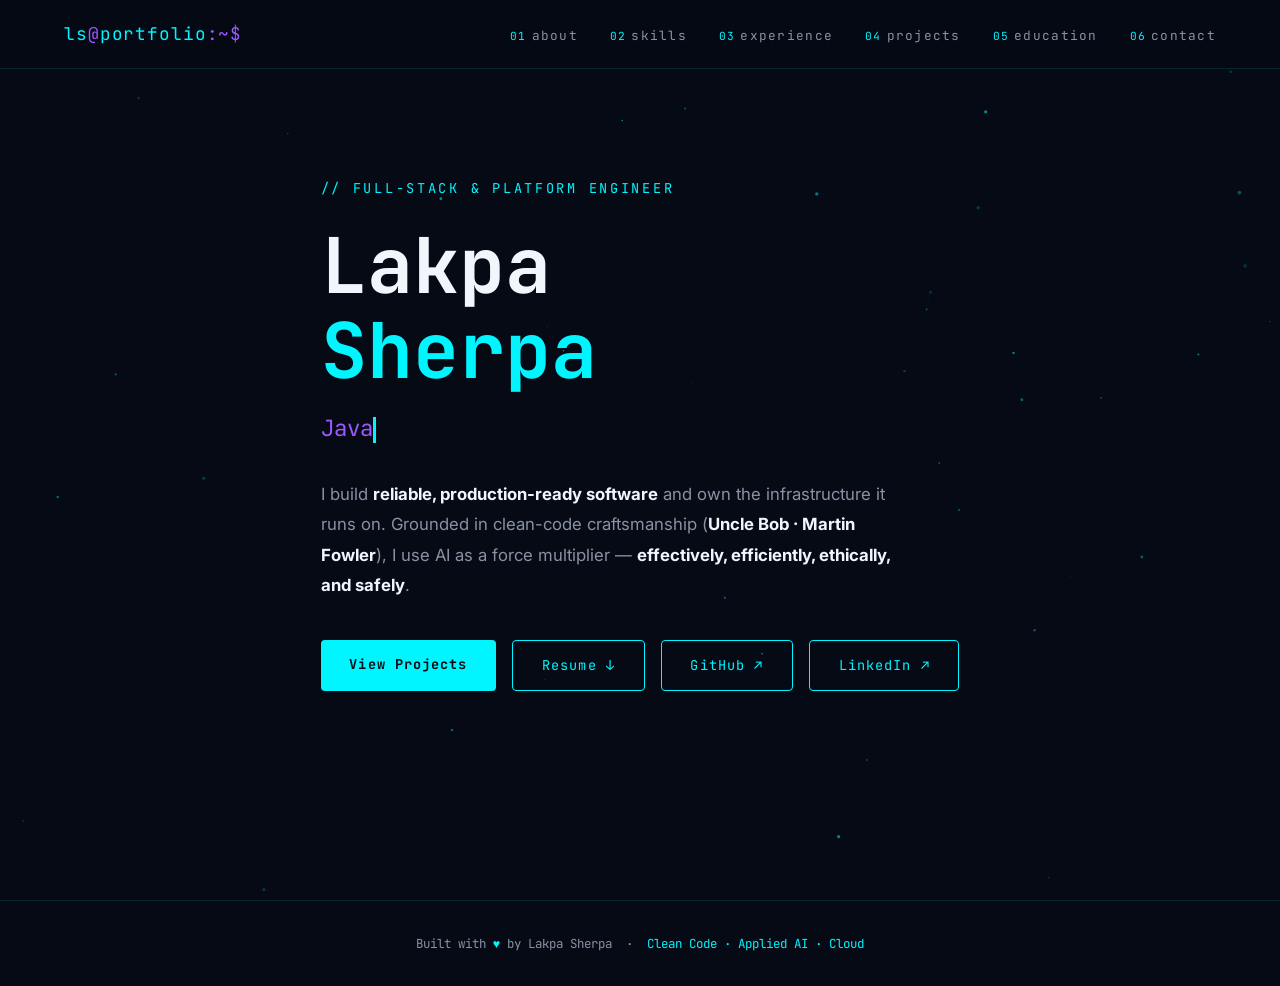
<file: index.html>
<!DOCTYPE html>
<html lang="en">
<head>
<meta charset="UTF-8"/>
<meta name="viewport" content="width=device-width, initial-scale=1.0"/>
<title>Lakpa Sherpa — Full-Stack & Platform Engineer</title>
<meta name="description" content="Lakpa Sherpa — Full-stack & platform engineer. Specializes in Java, Spring Boot, AWS, and applied AI."/>
<link rel="canonical" href="https://lsherpa-beta.github.io/"/>
<meta property="og:title" content="Lakpa Sherpa — Full-Stack & Platform Engineer"/>
<meta property="og:description" content="I build reliable, production-ready software and own the infrastructure it runs on."/>
<meta property="og:type" content="website"/>
<meta property="og:url" content="https://lsherpa-beta.github.io/"/>
<meta name="twitter:card" content="summary_large_image"/>
<link rel="preconnect" href="https://fonts.googleapis.com"/>
<link href="https://fonts.googleapis.com/css2?family=JetBrains+Mono:wght@300;400;600;700&family=Inter:wght@300;400;500;600&display=swap" rel="stylesheet"/>
<link rel="stylesheet" href="assets/css/style.css"/>
</head>
<body data-page="home">

<a class="skip-link" href="#main">Skip to content</a>

<canvas id="particles" aria-hidden="true" role="presentation"></canvas>

<nav>
  <a class="nav-logo" href="index.html">ls<span>@</span>portfolio<span>:~$</span></a>
  <button class="nav-toggle" aria-label="Toggle navigation" aria-expanded="false">
    <span></span><span></span><span></span>
  </button>
  <ul class="nav-links">
    <li><a href="about.html" data-num="01" data-page="about">about</a></li>
    <li><a href="skills.html" data-num="02" data-page="skills">skills</a></li>
    <li><a href="experience.html" data-num="03" data-page="experience">experience</a></li>
    <li><a href="projects.html" data-num="04" data-page="projects">projects</a></li>
    <li><a href="education.html" data-num="05" data-page="education">education</a></li>
    <li><a href="contact.html" data-num="06" data-page="contact">contact</a></li>
  </ul>
</nav>

<main id="main">
  <section id="hero">
    <div class="container">
      <div class="hero-inner">
        <p class="hero-tag">// FULL-STACK &amp; PLATFORM ENGINEER</p>
        <h1 class="hero-name">Lakpa<br><span class="accent">Sherpa</span></h1>
        <div class="hero-role"><span id="typed-text"></span><span class="cursor"></span></div>
        <p class="hero-desc">
          I build <strong>reliable, production-ready software</strong> and own the infrastructure it runs on.
          Grounded in clean-code craftsmanship (<strong>Uncle Bob · Martin Fowler</strong>),
          I use AI as a force multiplier — <strong>effectively, efficiently, ethically, and safely</strong>.
        </p>
        <div class="hero-cta">
          <a href="projects.html" class="btn btn-primary">View Projects</a>
          <a href="assets/resume.pdf" download="Lakpa_Sherpa_Resume.pdf" class="btn btn-outline">Resume ↓</a>
          <a href="https://github.com/lsherpa-beta" target="_blank" rel="noopener noreferrer" class="btn btn-outline">GitHub ↗</a>
          <a href="https://www.linkedin.com/in/lakpasherpa-2a787b262" target="_blank" rel="noopener noreferrer" class="btn btn-outline">LinkedIn ↗</a>
        </div>
      </div>
    </div>
  </section>
</main>

<footer>
  <p>Built with <span>♥</span> by Lakpa Sherpa &nbsp;·&nbsp; <span>Clean Code · Applied AI · Cloud</span></p>
</footer>

<script src="assets/js/nav.js"></script>
<script src="assets/js/particles.js"></script>
<script src="assets/js/typing.js"></script>
</body>
</html>
</file>
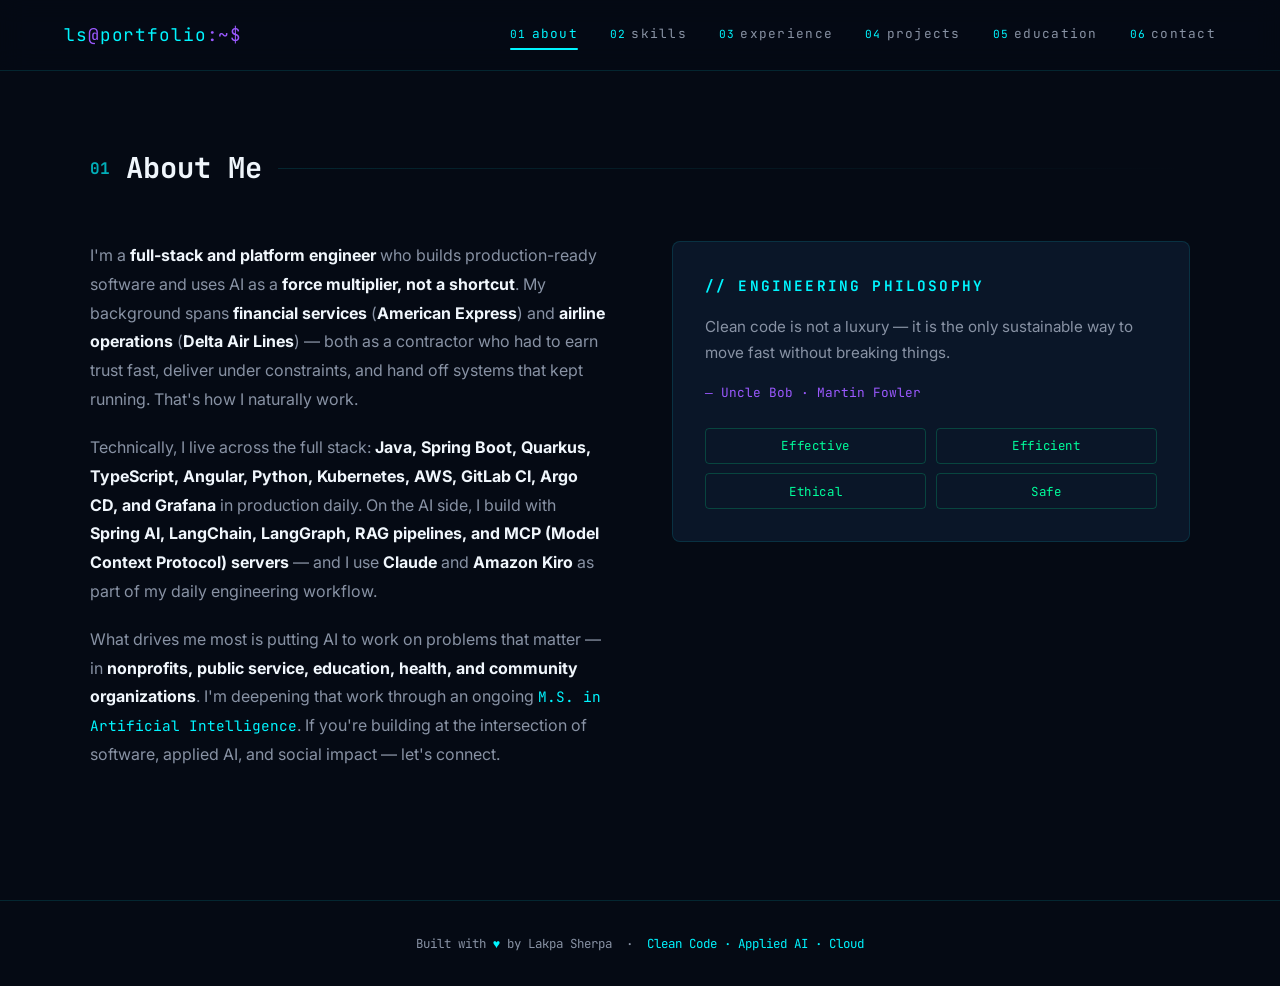
<file: about.html>
<!DOCTYPE html>
<html lang="en">
<head>
<meta charset="UTF-8"/>
<meta name="viewport" content="width=device-width, initial-scale=1.0"/>
<title>About — Lakpa Sherpa</title>
<meta name="description" content="About Lakpa Sherpa — full-stack & platform engineer at Delta Air Lines. Clean code, cloud, and applied AI."/>
<link rel="canonical" href="https://lsherpa-beta.github.io/about.html"/>
<meta property="og:title" content="About — Lakpa Sherpa"/>
<meta property="og:type" content="website"/>
<meta property="og:url" content="https://lsherpa-beta.github.io/about.html"/>
<link rel="preconnect" href="https://fonts.googleapis.com"/>
<link href="https://fonts.googleapis.com/css2?family=JetBrains+Mono:wght@300;400;600;700&family=Inter:wght@300;400;500;600&display=swap" rel="stylesheet"/>
<link rel="stylesheet" href="assets/css/style.css"/>
</head>
<body data-page="about">

<a class="skip-link" href="#main">Skip to content</a>

<nav>
  <a class="nav-logo" href="index.html">ls<span>@</span>portfolio<span>:~$</span></a>
  <button class="nav-toggle" aria-label="Toggle navigation" aria-expanded="false">
    <span></span><span></span><span></span>
  </button>
  <ul class="nav-links">
    <li><a href="about.html" data-num="01" data-page="about">about</a></li>
    <li><a href="skills.html" data-num="02" data-page="skills">skills</a></li>
    <li><a href="experience.html" data-num="03" data-page="experience">experience</a></li>
    <li><a href="projects.html" data-num="04" data-page="projects">projects</a></li>
    <li><a href="education.html" data-num="05" data-page="education">education</a></li>
    <li><a href="contact.html" data-num="06" data-page="contact">contact</a></li>
  </ul>
</nav>

<main id="main">
  <section class="page-section">
    <div class="container">
      <h1 class="section-heading" data-num="01">About Me</h1>
      <div class="about-grid">
        <div class="about-text reveal">
          <p>
            I'm a <strong>full-stack and platform engineer</strong> who builds production-ready software
            and uses AI as a <strong>force multiplier, not a shortcut</strong>. My background spans
            <strong>financial services</strong> (<strong>American Express</strong>) and
            <strong>airline operations</strong> (<strong>Delta Air Lines</strong>) — both as a contractor
            who had to earn trust fast, deliver under constraints, and hand off systems that kept running.
            That's how I naturally work.
          </p>
          <p>
            Technically, I live across the full stack: <strong>Java, Spring Boot, Quarkus, TypeScript,
            Angular, Python, Kubernetes, AWS, GitLab CI, Argo CD, and Grafana</strong> in production daily.
            On the AI side, I build with <strong>Spring AI, LangChain, LangGraph, RAG pipelines, and MCP
            (Model Context Protocol) servers</strong> — and I use <strong>Claude</strong> and
            <strong>Amazon Kiro</strong> as part of my daily engineering workflow.
          </p>
          <p>
            What drives me most is putting AI to work on problems that matter — in
            <strong>nonprofits, public service, education, health, and community organizations</strong>.
            I'm deepening that work through an ongoing
            <span class="highlight">M.S. in Artificial Intelligence</span>. If you're building at the
            intersection of software, applied AI, and social impact — let's connect.
          </p>
        </div>
        <div class="reveal">
          <div class="philosophy-card">
            <h3>// Engineering Philosophy</h3>
            <p>Clean code is not a luxury — it is the only sustainable way to move fast without breaking things.</p>
            <div class="authors">― Uncle Bob · Martin Fowler</div>
            <div class="ai-principles">
              <div class="principle">Effective</div>
              <div class="principle">Efficient</div>
              <div class="principle">Ethical</div>
              <div class="principle">Safe</div>
            </div>
          </div>
        </div>
      </div>
    </div>
  </section>
</main>

<footer>
  <p>Built with <span>♥</span> by Lakpa Sherpa &nbsp;·&nbsp; <span>Clean Code · Applied AI · Cloud</span></p>
</footer>

<script src="assets/js/nav.js"></script>
<script src="assets/js/reveal.js"></script>
</body>
</html>
</file>
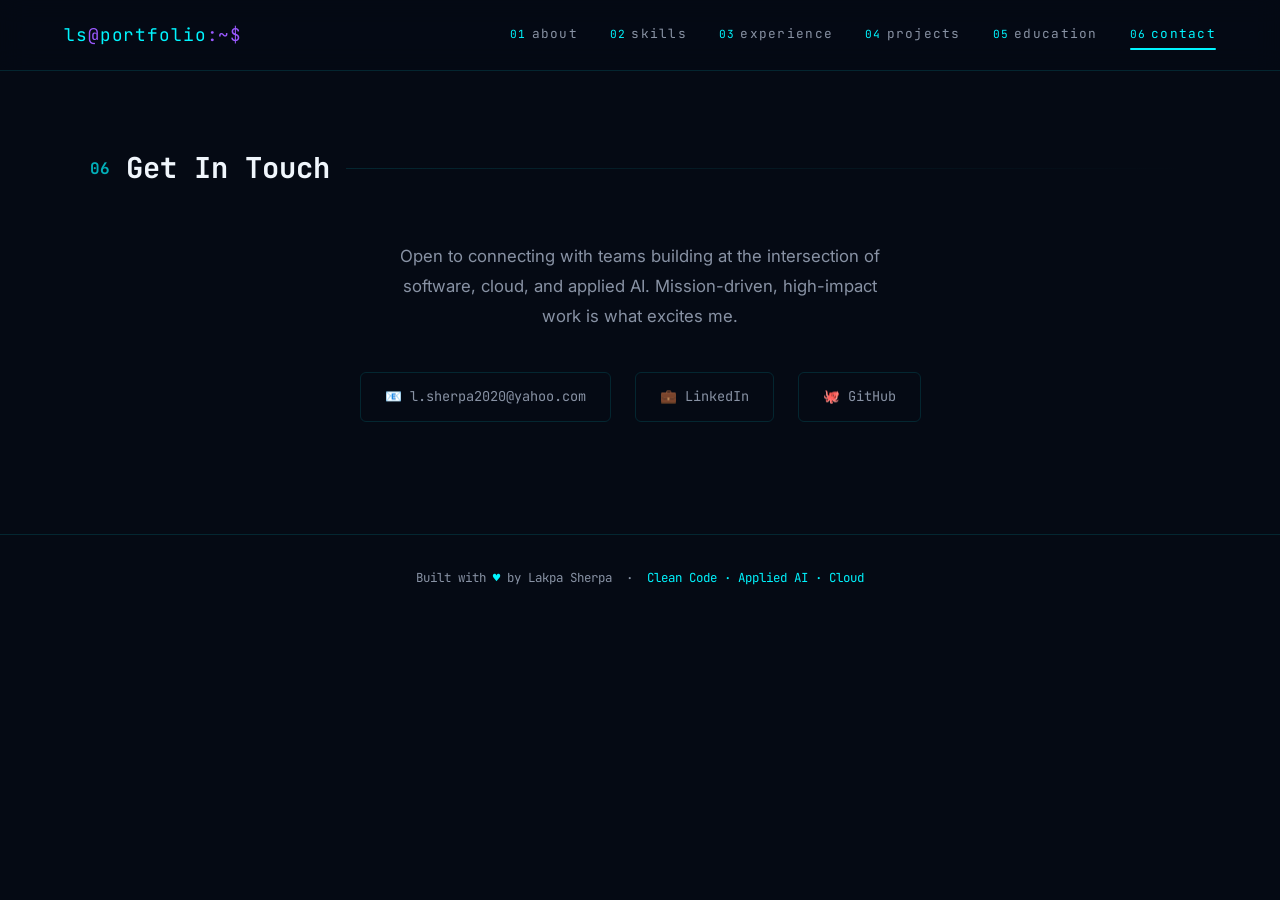
<file: contact.html>
<!DOCTYPE html>
<html lang="en">
<head>
<meta charset="UTF-8"/>
<meta name="viewport" content="width=device-width, initial-scale=1.0"/>
<title>Contact — Lakpa Sherpa</title>
<meta name="description" content="Get in touch with Lakpa Sherpa — open to teams building at the intersection of software, cloud, and applied AI."/>
<link rel="canonical" href="https://lsherpa-beta.github.io/contact.html"/>
<meta property="og:title" content="Contact — Lakpa Sherpa"/>
<meta property="og:type" content="website"/>
<meta property="og:url" content="https://lsherpa-beta.github.io/contact.html"/>
<link rel="preconnect" href="https://fonts.googleapis.com"/>
<link href="https://fonts.googleapis.com/css2?family=JetBrains+Mono:wght@300;400;600;700&family=Inter:wght@300;400;500;600&display=swap" rel="stylesheet"/>
<link rel="stylesheet" href="assets/css/style.css"/>
</head>
<body data-page="contact">

<a class="skip-link" href="#main">Skip to content</a>

<nav>
  <a class="nav-logo" href="index.html">ls<span>@</span>portfolio<span>:~$</span></a>
  <button class="nav-toggle" aria-label="Toggle navigation" aria-expanded="false">
    <span></span><span></span><span></span>
  </button>
  <ul class="nav-links">
    <li><a href="about.html" data-num="01" data-page="about">about</a></li>
    <li><a href="skills.html" data-num="02" data-page="skills">skills</a></li>
    <li><a href="experience.html" data-num="03" data-page="experience">experience</a></li>
    <li><a href="projects.html" data-num="04" data-page="projects">projects</a></li>
    <li><a href="education.html" data-num="05" data-page="education">education</a></li>
    <li><a href="contact.html" data-num="06" data-page="contact">contact</a></li>
  </ul>
</nav>

<main id="main">
  <section class="page-section" id="contact">
    <div class="container">
      <h1 class="section-heading" data-num="06" style="justify-content:center;text-align:left">Get In Touch</h1>
      <p class="contact-intro reveal">
        Open to connecting with teams building at the intersection of software, cloud, and applied AI.
        Mission-driven, high-impact work is what excites me.
      </p>
      <div class="contact-links reveal">
        <a class="contact-link" href="mailto:l.sherpa2020@yahoo.com">📧 l.sherpa2020@yahoo.com</a>
        <a class="contact-link" href="https://www.linkedin.com/in/lakpasherpa-2a787b262" target="_blank" rel="noopener noreferrer">💼 LinkedIn</a>
        <a class="contact-link" href="https://github.com/lsherpa-beta" target="_blank" rel="noopener noreferrer">🐙 GitHub</a>
      </div>
    </div>
  </section>
</main>

<footer>
  <p>Built with <span>♥</span> by Lakpa Sherpa &nbsp;·&nbsp; <span>Clean Code · Applied AI · Cloud</span></p>
</footer>

<script src="assets/js/nav.js"></script>
<script src="assets/js/reveal.js"></script>
</body>
</html>
</file>
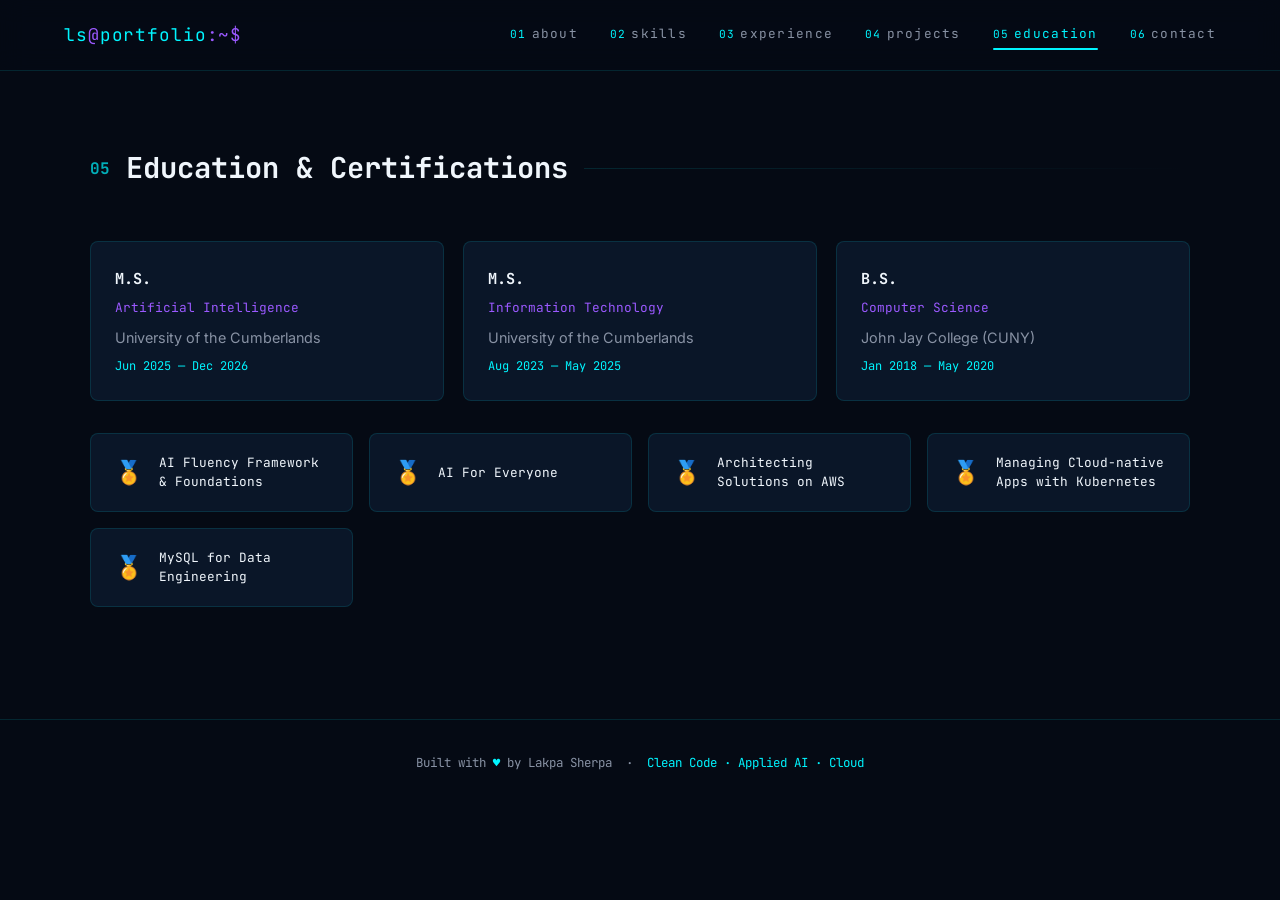
<file: education.html>
<!DOCTYPE html>
<html lang="en">
<head>
<meta charset="UTF-8"/>
<meta name="viewport" content="width=device-width, initial-scale=1.0"/>
<title>Education — Lakpa Sherpa</title>
<meta name="description" content="Education and certifications of Lakpa Sherpa — M.S. AI, M.S. IT, B.S. Computer Science, and AWS/AI certs."/>
<link rel="canonical" href="https://lsherpa-beta.github.io/education.html"/>
<meta property="og:title" content="Education — Lakpa Sherpa"/>
<meta property="og:type" content="website"/>
<meta property="og:url" content="https://lsherpa-beta.github.io/education.html"/>
<link rel="preconnect" href="https://fonts.googleapis.com"/>
<link href="https://fonts.googleapis.com/css2?family=JetBrains+Mono:wght@300;400;600;700&family=Inter:wght@300;400;500;600&display=swap" rel="stylesheet"/>
<link rel="stylesheet" href="assets/css/style.css"/>
</head>
<body data-page="education">

<a class="skip-link" href="#main">Skip to content</a>

<nav>
  <a class="nav-logo" href="index.html">ls<span>@</span>portfolio<span>:~$</span></a>
  <button class="nav-toggle" aria-label="Toggle navigation" aria-expanded="false">
    <span></span><span></span><span></span>
  </button>
  <ul class="nav-links">
    <li><a href="about.html" data-num="01" data-page="about">about</a></li>
    <li><a href="skills.html" data-num="02" data-page="skills">skills</a></li>
    <li><a href="experience.html" data-num="03" data-page="experience">experience</a></li>
    <li><a href="projects.html" data-num="04" data-page="projects">projects</a></li>
    <li><a href="education.html" data-num="05" data-page="education">education</a></li>
    <li><a href="contact.html" data-num="06" data-page="contact">contact</a></li>
  </ul>
</nav>

<main id="main">
  <section class="page-section">
    <div class="container">
      <h1 class="section-heading" data-num="05">Education &amp; Certifications</h1>

      <div class="edu-grid reveal">
        <div class="edu-card">
          <div class="edu-degree">M.S.</div>
          <div class="edu-field">Artificial Intelligence</div>
          <div class="edu-school">University of the Cumberlands</div>
          <div class="edu-date">Jun 2025 — Dec 2026</div>
        </div>
        <div class="edu-card">
          <div class="edu-degree">M.S.</div>
          <div class="edu-field">Information Technology</div>
          <div class="edu-school">University of the Cumberlands</div>
          <div class="edu-date">Aug 2023 — May 2025</div>
        </div>
        <div class="edu-card">
          <div class="edu-degree">B.S.</div>
          <div class="edu-field">Computer Science</div>
          <div class="edu-school">John Jay College (CUNY)</div>
          <div class="edu-date">Jan 2018 — May 2020</div>
        </div>
      </div>

      <div class="certs-grid reveal" style="margin-top:2rem">
        <div class="cert-card"><span class="cert-icon">🏅</span><span class="cert-name">AI Fluency Framework &amp; Foundations</span></div>
        <div class="cert-card"><span class="cert-icon">🏅</span><span class="cert-name">AI For Everyone</span></div>
        <div class="cert-card"><span class="cert-icon">🏅</span><span class="cert-name">Architecting Solutions on AWS</span></div>
        <div class="cert-card"><span class="cert-icon">🏅</span><span class="cert-name">Managing Cloud-native Apps with Kubernetes</span></div>
        <div class="cert-card"><span class="cert-icon">🏅</span><span class="cert-name">MySQL for Data Engineering</span></div>
      </div>

    </div>
  </section>
</main>

<footer>
  <p>Built with <span>♥</span> by Lakpa Sherpa &nbsp;·&nbsp; <span>Clean Code · Applied AI · Cloud</span></p>
</footer>

<script src="assets/js/nav.js"></script>
<script src="assets/js/reveal.js"></script>
</body>
</html>
</file>
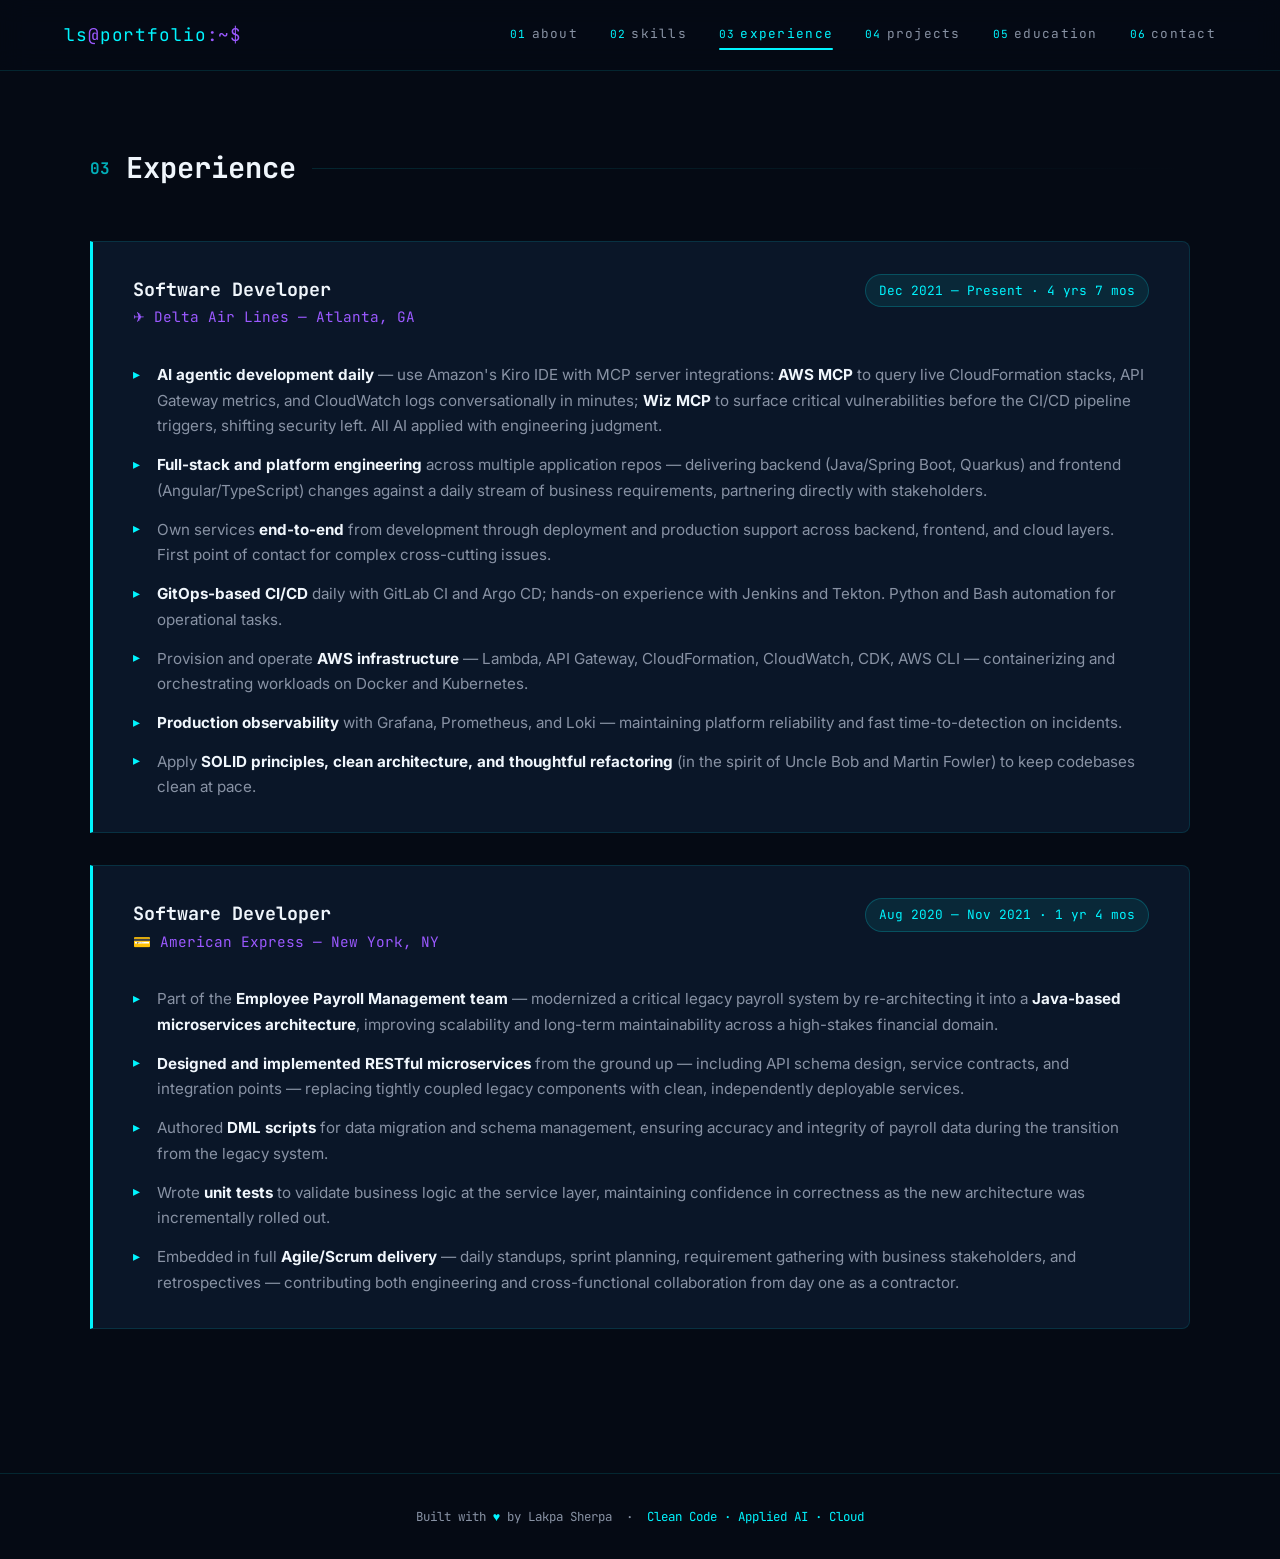
<file: experience.html>
<!DOCTYPE html>
<html lang="en">
<head>
<meta charset="UTF-8"/>
<meta name="viewport" content="width=device-width, initial-scale=1.0"/>
<title>Experience — Lakpa Sherpa</title>
<meta name="description" content="Professional experience of Lakpa Sherpa — Software Developer at Delta Air Lines since Dec 2021."/>
<link rel="canonical" href="https://lsherpa-beta.github.io/experience.html"/>
<meta property="og:title" content="Experience — Lakpa Sherpa"/>
<meta property="og:type" content="website"/>
<meta property="og:url" content="https://lsherpa-beta.github.io/experience.html"/>
<link rel="preconnect" href="https://fonts.googleapis.com"/>
<link href="https://fonts.googleapis.com/css2?family=JetBrains+Mono:wght@300;400;600;700&family=Inter:wght@300;400;500;600&display=swap" rel="stylesheet"/>
<link rel="stylesheet" href="assets/css/style.css"/>
</head>
<body data-page="experience">

<a class="skip-link" href="#main">Skip to content</a>

<nav>
  <a class="nav-logo" href="index.html">ls<span>@</span>portfolio<span>:~$</span></a>
  <button class="nav-toggle" aria-label="Toggle navigation" aria-expanded="false">
    <span></span><span></span><span></span>
  </button>
  <ul class="nav-links">
    <li><a href="about.html" data-num="01" data-page="about">about</a></li>
    <li><a href="skills.html" data-num="02" data-page="skills">skills</a></li>
    <li><a href="experience.html" data-num="03" data-page="experience">experience</a></li>
    <li><a href="projects.html" data-num="04" data-page="projects">projects</a></li>
    <li><a href="education.html" data-num="05" data-page="education">education</a></li>
    <li><a href="contact.html" data-num="06" data-page="contact">contact</a></li>
  </ul>
</nav>

<main id="main">
  <section class="page-section">
    <div class="container">
      <h1 class="section-heading" data-num="03">Experience</h1>

      <div class="exp-card reveal">
        <div class="exp-header">
          <div>
            <div class="exp-title">Software Developer</div>
            <div class="exp-company">✈ Delta Air Lines — Atlanta, GA</div>
          </div>
          <div class="exp-date">Dec 2021 — Present · 4 yrs 7 mos</div>
        </div>
        <ul class="exp-bullets">
          <li>
            <strong>AI agentic development daily</strong> — use Amazon's Kiro IDE with MCP server integrations:
            <strong>AWS MCP</strong> to query live CloudFormation stacks, API Gateway metrics, and CloudWatch logs
            conversationally in minutes; <strong>Wiz MCP</strong> to surface critical vulnerabilities
            before the CI/CD pipeline triggers, shifting security left. All AI applied with engineering judgment.
          </li>
          <li>
            <strong>Full-stack and platform engineering</strong> across multiple application repos — delivering
            backend (Java/Spring Boot, Quarkus) and frontend (Angular/TypeScript) changes against a
            daily stream of business requirements, partnering directly with stakeholders.
          </li>
          <li>
            Own services <strong>end-to-end</strong> from development through deployment and production support
            across backend, frontend, and cloud layers. First point of contact for complex cross-cutting issues.
          </li>
          <li>
            <strong>GitOps-based CI/CD</strong> daily with GitLab CI and Argo CD; hands-on experience with
            Jenkins and Tekton. Python and Bash automation for operational tasks.
          </li>
          <li>
            Provision and operate <strong>AWS infrastructure</strong> — Lambda, API Gateway, CloudFormation,
            CloudWatch, CDK, AWS CLI — containerizing and orchestrating workloads on Docker and Kubernetes.
          </li>
          <li>
            <strong>Production observability</strong> with Grafana, Prometheus, and Loki —
            maintaining platform reliability and fast time-to-detection on incidents.
          </li>
          <li>
            Apply <strong>SOLID principles, clean architecture, and thoughtful refactoring</strong>
            (in the spirit of Uncle Bob and Martin Fowler) to keep codebases clean at pace.
          </li>
        </ul>
      </div>

      <div class="exp-card reveal">
        <div class="exp-header">
          <div>
            <div class="exp-title">Software Developer</div>
            <div class="exp-company">💳 American Express — New York, NY</div>
          </div>
          <div class="exp-date">Aug 2020 — Nov 2021 · 1 yr 4 mos</div>
        </div>
        <ul class="exp-bullets">
          <li>
            Part of the <strong>Employee Payroll Management team</strong> — modernized a critical legacy
            payroll system by re-architecting it into a <strong>Java-based microservices architecture</strong>,
            improving scalability and long-term maintainability across a high-stakes financial domain.
          </li>
          <li>
            <strong>Designed and implemented RESTful microservices</strong> from the ground up — including
            API schema design, service contracts, and integration points — replacing tightly coupled legacy
            components with clean, independently deployable services.
          </li>
          <li>
            Authored <strong>DML scripts</strong> for data migration and schema management, ensuring
            accuracy and integrity of payroll data during the transition from the legacy system.
          </li>
          <li>
            Wrote <strong>unit tests</strong> to validate business logic at the service layer, maintaining
            confidence in correctness as the new architecture was incrementally rolled out.
          </li>
          <li>
            Embedded in full <strong>Agile/Scrum delivery</strong> — daily standups, sprint planning,
            requirement gathering with business stakeholders, and retrospectives — contributing both
            engineering and cross-functional collaboration from day one as a contractor.
          </li>
        </ul>
      </div>

    </div>
  </section>
</main>

<footer>
  <p>Built with <span>♥</span> by Lakpa Sherpa &nbsp;·&nbsp; <span>Clean Code · Applied AI · Cloud</span></p>
</footer>

<script src="assets/js/nav.js"></script>
<script src="assets/js/reveal.js"></script>
</body>
</html>
</file>
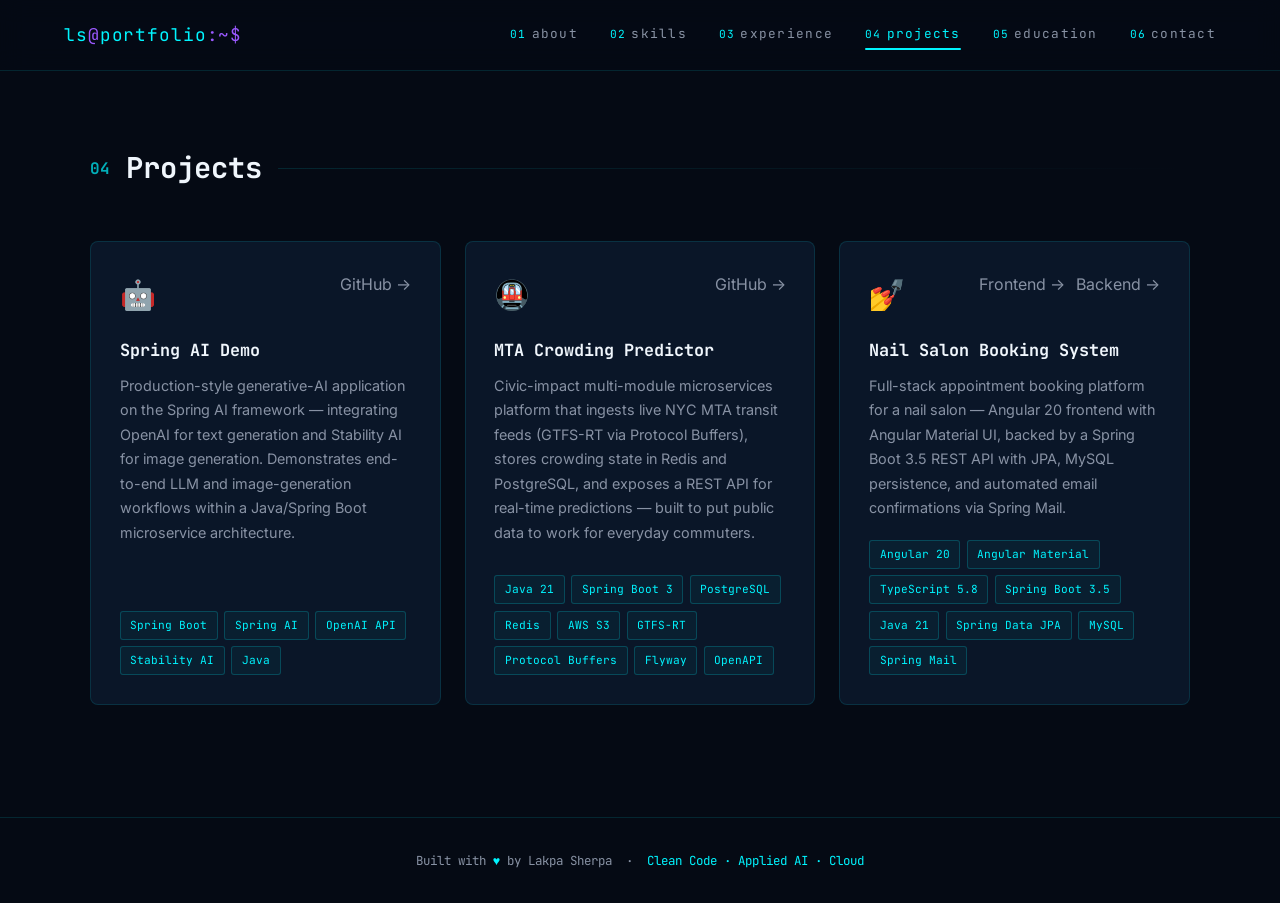
<file: projects.html>
<!DOCTYPE html>
<html lang="en">
<head>
<meta charset="UTF-8"/>
<meta name="viewport" content="width=device-width, initial-scale=1.0"/>
<title>Projects — Lakpa Sherpa</title>
<meta name="description" content="Projects by Lakpa Sherpa — Spring AI, MTA Crowding Predictor, Microservices Portfolio, and more."/>
<link rel="canonical" href="https://lsherpa-beta.github.io/projects.html"/>
<meta property="og:title" content="Projects — Lakpa Sherpa"/>
<meta property="og:type" content="website"/>
<meta property="og:url" content="https://lsherpa-beta.github.io/projects.html"/>
<link rel="preconnect" href="https://fonts.googleapis.com"/>
<link href="https://fonts.googleapis.com/css2?family=JetBrains+Mono:wght@300;400;600;700&family=Inter:wght@300;400;500;600&display=swap" rel="stylesheet"/>
<link rel="stylesheet" href="assets/css/style.css"/>
</head>
<body data-page="projects">

<a class="skip-link" href="#main">Skip to content</a>

<nav>
  <a class="nav-logo" href="index.html">ls<span>@</span>portfolio<span>:~$</span></a>
  <button class="nav-toggle" aria-label="Toggle navigation" aria-expanded="false">
    <span></span><span></span><span></span>
  </button>
  <ul class="nav-links">
    <li><a href="about.html" data-num="01" data-page="about">about</a></li>
    <li><a href="skills.html" data-num="02" data-page="skills">skills</a></li>
    <li><a href="experience.html" data-num="03" data-page="experience">experience</a></li>
    <li><a href="projects.html" data-num="04" data-page="projects">projects</a></li>
    <li><a href="education.html" data-num="05" data-page="education">education</a></li>
    <li><a href="contact.html" data-num="06" data-page="contact">contact</a></li>
  </ul>
</nav>

<main id="main">
  <section class="page-section">
    <div class="container">
      <h1 class="section-heading" data-num="04">Projects</h1>
      <div class="projects-grid">

        <div class="project-card reveal">
          <div class="project-top">
            <span class="project-icon">🤖</span>
            <div class="project-links">
              <a href="https://github.com/lsherpa-beta/spring-ai-demo" target="_blank" rel="noopener noreferrer" title="GitHub">GitHub →</a>
            </div>
          </div>
          <div class="project-name">Spring AI Demo</div>
          <p class="project-desc">
            Production-style generative-AI application on the Spring AI framework — integrating
            OpenAI for text generation and Stability AI for image generation. Demonstrates
            end-to-end LLM and image-generation workflows within a Java/Spring Boot microservice architecture.
          </p>
          <div class="project-stack">
            <span class="stack-tag">Spring Boot</span><span class="stack-tag">Spring AI</span>
            <span class="stack-tag">OpenAI API</span><span class="stack-tag">Stability AI</span><span class="stack-tag">Java</span>
          </div>
        </div>

        <div class="project-card reveal">
          <div class="project-top">
            <span class="project-icon">🚇</span>
            <div class="project-links">
              <a href="https://github.com/lsherpa-beta/mta-crowding-predictor" target="_blank" rel="noopener noreferrer" title="GitHub">GitHub →</a>
            </div>
          </div>
          <div class="project-name">MTA Crowding Predictor</div>
          <p class="project-desc">
            Civic-impact multi-module microservices platform that ingests live NYC MTA transit feeds
            (GTFS-RT via Protocol Buffers), stores crowding state in Redis and PostgreSQL, and exposes
            a REST API for real-time predictions — built to put public data to work for everyday commuters.
          </p>
          <div class="project-stack">
            <span class="stack-tag">Java 21</span>
            <span class="stack-tag">Spring Boot 3</span>
            <span class="stack-tag">PostgreSQL</span>
            <span class="stack-tag">Redis</span>
            <span class="stack-tag">AWS S3</span>
            <span class="stack-tag">GTFS-RT</span>
            <span class="stack-tag">Protocol Buffers</span>
            <span class="stack-tag">Flyway</span>
            <span class="stack-tag">OpenAPI</span>
          </div>
        </div>

        <div class="project-card reveal">
          <div class="project-top">
            <span class="project-icon">💅</span>
            <div class="project-links">
              <a href="https://github.com/lsherpa-beta/nail-booking-frontend" target="_blank" rel="noopener noreferrer" title="Frontend Repo">Frontend →</a>
              <a href="https://github.com/lsherpa-beta/Booking-Service" target="_blank" rel="noopener noreferrer" title="Backend Repo">Backend →</a>
            </div>
          </div>
          <div class="project-name">Nail Salon Booking System</div>
          <p class="project-desc">
            Full-stack appointment booking platform for a nail salon — Angular 20 frontend with
            Angular Material UI, backed by a Spring Boot 3.5 REST API with JPA, MySQL persistence,
            and automated email confirmations via Spring Mail.
          </p>
          <div class="project-stack">
            <span class="stack-tag">Angular 20</span>
            <span class="stack-tag">Angular Material</span>
            <span class="stack-tag">TypeScript 5.8</span>
            <span class="stack-tag">Spring Boot 3.5</span>
            <span class="stack-tag">Java 21</span>
            <span class="stack-tag">Spring Data JPA</span>
            <span class="stack-tag">MySQL</span>
            <span class="stack-tag">Spring Mail</span>
          </div>
        </div>

      </div>
    </div>
  </section>
</main>

<footer>
  <p>Built with <span>♥</span> by Lakpa Sherpa &nbsp;·&nbsp; <span>Clean Code · Applied AI · Cloud</span></p>
</footer>

<script src="assets/js/nav.js"></script>
<script src="assets/js/reveal.js"></script>
</body>
</html>
</file>
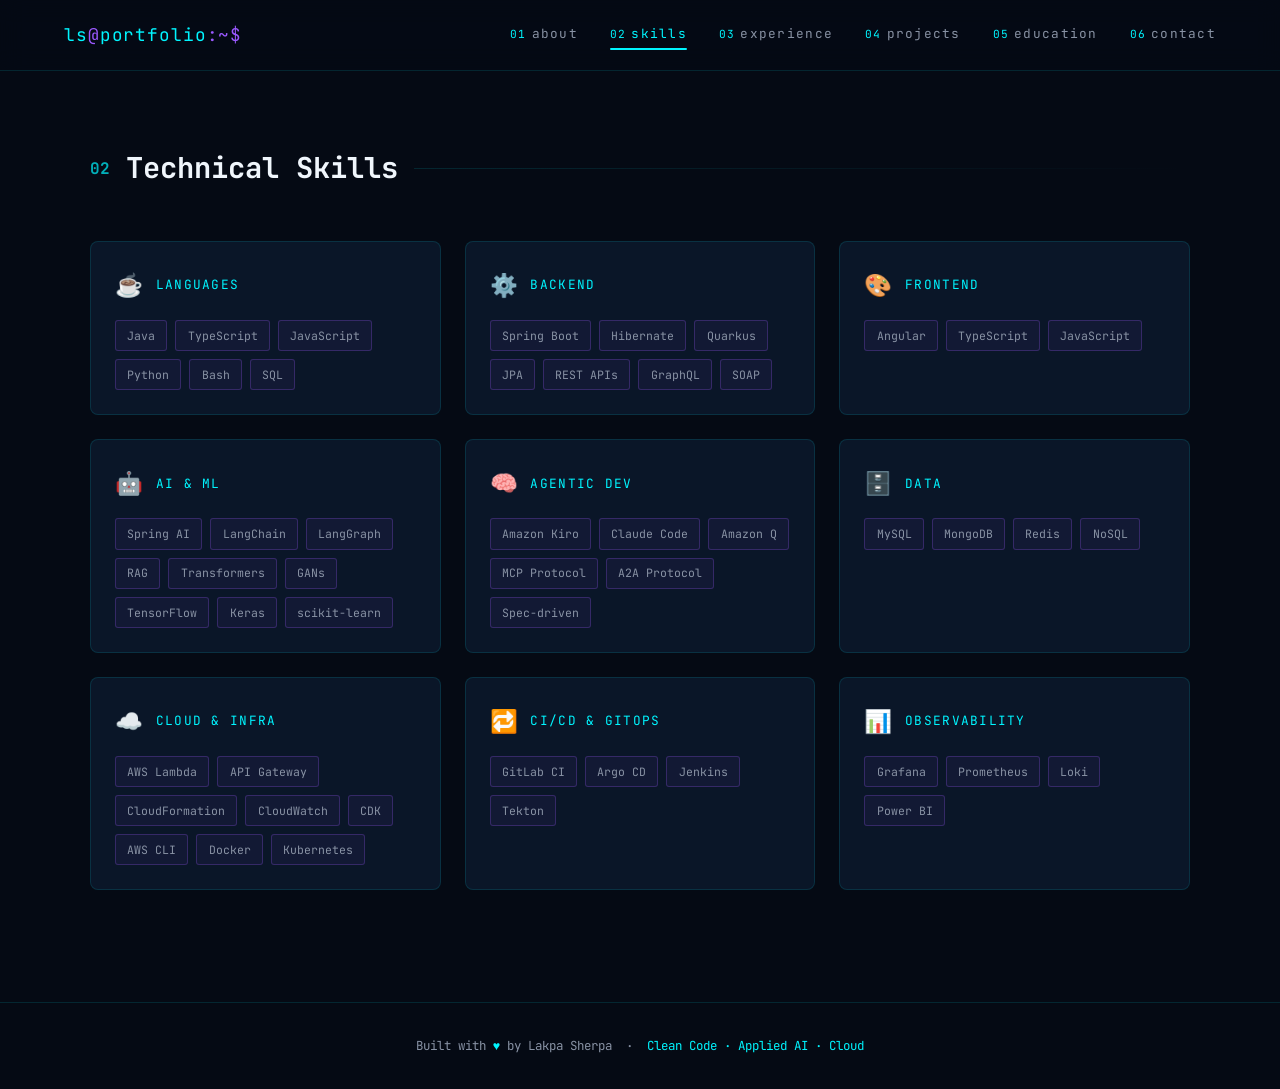
<file: skills.html>
<!DOCTYPE html>
<html lang="en">
<head>
<meta charset="UTF-8"/>
<meta name="viewport" content="width=device-width, initial-scale=1.0"/>
<title>Skills — Lakpa Sherpa</title>
<meta name="description" content="Technical skills of Lakpa Sherpa — Java, Spring Boot, Angular, AWS, AI/ML, CI/CD, and more."/>
<link rel="canonical" href="https://lsherpa-beta.github.io/skills.html"/>
<meta property="og:title" content="Skills — Lakpa Sherpa"/>
<meta property="og:type" content="website"/>
<meta property="og:url" content="https://lsherpa-beta.github.io/skills.html"/>
<link rel="preconnect" href="https://fonts.googleapis.com"/>
<link href="https://fonts.googleapis.com/css2?family=JetBrains+Mono:wght@300;400;600;700&family=Inter:wght@300;400;500;600&display=swap" rel="stylesheet"/>
<link rel="stylesheet" href="assets/css/style.css"/>
</head>
<body data-page="skills">

<a class="skip-link" href="#main">Skip to content</a>

<nav>
  <a class="nav-logo" href="index.html">ls<span>@</span>portfolio<span>:~$</span></a>
  <button class="nav-toggle" aria-label="Toggle navigation" aria-expanded="false">
    <span></span><span></span><span></span>
  </button>
  <ul class="nav-links">
    <li><a href="about.html" data-num="01" data-page="about">about</a></li>
    <li><a href="skills.html" data-num="02" data-page="skills">skills</a></li>
    <li><a href="experience.html" data-num="03" data-page="experience">experience</a></li>
    <li><a href="projects.html" data-num="04" data-page="projects">projects</a></li>
    <li><a href="education.html" data-num="05" data-page="education">education</a></li>
    <li><a href="contact.html" data-num="06" data-page="contact">contact</a></li>
  </ul>
</nav>

<main id="main">
  <section class="page-section">
    <div class="container">
      <h1 class="section-heading" data-num="02">Technical Skills</h1>
      <div class="skills-grid">

        <div class="skill-card reveal">
          <div class="skill-card-header"><span class="skill-icon">☕</span><span class="skill-label">Languages</span></div>
          <div class="skill-tags">
            <span class="tag">Java</span><span class="tag">TypeScript</span><span class="tag">JavaScript</span>
            <span class="tag">Python</span><span class="tag">Bash</span><span class="tag">SQL</span>
          </div>
        </div>

        <div class="skill-card reveal">
          <div class="skill-card-header"><span class="skill-icon">⚙️</span><span class="skill-label">Backend</span></div>
          <div class="skill-tags">
            <span class="tag">Spring Boot</span><span class="tag">Hibernate</span><span class="tag">Quarkus</span>
            <span class="tag">JPA</span><span class="tag">REST APIs</span><span class="tag">GraphQL</span><span class="tag">SOAP</span>
          </div>
        </div>

        <div class="skill-card reveal">
          <div class="skill-card-header"><span class="skill-icon">🎨</span><span class="skill-label">Frontend</span></div>
          <div class="skill-tags">
            <span class="tag">Angular</span><span class="tag">TypeScript</span><span class="tag">JavaScript</span>
          </div>
        </div>

        <div class="skill-card reveal">
          <div class="skill-card-header"><span class="skill-icon">🤖</span><span class="skill-label">AI & ML</span></div>
          <div class="skill-tags">
            <span class="tag">Spring AI</span><span class="tag">LangChain</span><span class="tag">LangGraph</span>
            <span class="tag">RAG</span><span class="tag">Transformers</span><span class="tag">GANs</span>
            <span class="tag">TensorFlow</span><span class="tag">Keras</span><span class="tag">scikit-learn</span>
          </div>
        </div>

        <div class="skill-card reveal">
          <div class="skill-card-header"><span class="skill-icon">🧠</span><span class="skill-label">Agentic Dev</span></div>
          <div class="skill-tags">
            <span class="tag">Amazon Kiro</span><span class="tag">Claude Code</span><span class="tag">Amazon Q</span>
            <span class="tag">MCP Protocol</span><span class="tag">A2A Protocol</span><span class="tag">Spec-driven</span>
          </div>
        </div>

        <div class="skill-card reveal">
          <div class="skill-card-header"><span class="skill-icon">🗄️</span><span class="skill-label">Data</span></div>
          <div class="skill-tags">
            <span class="tag">MySQL</span><span class="tag">MongoDB</span><span class="tag">Redis</span><span class="tag">NoSQL</span>
          </div>
        </div>

        <div class="skill-card reveal">
          <div class="skill-card-header"><span class="skill-icon">☁️</span><span class="skill-label">Cloud & Infra</span></div>
          <div class="skill-tags">
            <span class="tag">AWS Lambda</span><span class="tag">API Gateway</span><span class="tag">CloudFormation</span>
            <span class="tag">CloudWatch</span><span class="tag">CDK</span><span class="tag">AWS CLI</span>
            <span class="tag">Docker</span><span class="tag">Kubernetes</span>
          </div>
        </div>

        <div class="skill-card reveal">
          <div class="skill-card-header"><span class="skill-icon">🔁</span><span class="skill-label">CI/CD & GitOps</span></div>
          <div class="skill-tags">
            <span class="tag">GitLab CI</span><span class="tag">Argo CD</span><span class="tag">Jenkins</span><span class="tag">Tekton</span>
          </div>
        </div>

        <div class="skill-card reveal">
          <div class="skill-card-header"><span class="skill-icon">📊</span><span class="skill-label">Observability</span></div>
          <div class="skill-tags">
            <span class="tag">Grafana</span><span class="tag">Prometheus</span><span class="tag">Loki</span><span class="tag">Power BI</span>
          </div>
        </div>

      </div>
    </div>
  </section>
</main>

<footer>
  <p>Built with <span>♥</span> by Lakpa Sherpa &nbsp;·&nbsp; <span>Clean Code · Applied AI · Cloud</span></p>
</footer>

<script src="assets/js/nav.js"></script>
<script src="assets/js/reveal.js"></script>
</body>
</html>
</file>
<file: assets/css/style.css>
/* ── RESET & BASE ── */
*,*::before,*::after{box-sizing:border-box;margin:0;padding:0}
:root{
  --black:#050A14;
  --navy:#0D1B2A;
  --navy2:#0F2137;
  --cyan:#00F5FF;
  --violet:#9B59FF;
  --green:#00FF9C;
  --text:#8892A4;
  --white:#F0F6FC;
  --card:#0A1628;
  --border:rgba(0,245,255,0.12);
  --glow-cyan:0 0 20px rgba(0,245,255,0.4);
  --glow-violet:0 0 20px rgba(155,89,255,0.4);
}
html{scroll-behavior:smooth}
body{
  background:var(--black);
  color:var(--text);
  font-family:'Inter',sans-serif;
  font-size:16px;
  line-height:1.7;
  overflow-x:hidden;
}

/* ── SKIP LINK ── */
.skip-link{
  position:absolute;left:-999px;top:auto;width:1px;height:1px;overflow:hidden;
}
.skip-link:focus{
  left:1rem;top:1rem;width:auto;height:auto;
  padding:.5rem 1rem;background:var(--cyan);color:var(--black);
  border-radius:4px;z-index:9999;
}

/* ── SCROLLBAR ── */
::-webkit-scrollbar{width:4px}
::-webkit-scrollbar-track{background:var(--black)}
::-webkit-scrollbar-thumb{background:var(--cyan);border-radius:2px}

/* ── CANVAS BG ── */
#particles{position:fixed;top:0;left:0;width:100%;height:100%;z-index:0;pointer-events:none}

/* ── NAV ── */
nav{
  position:fixed;top:0;left:0;right:0;z-index:100;
  display:flex;justify-content:space-between;align-items:center;
  padding:1.2rem 4rem;
  background:rgba(5,10,20,0.85);
  backdrop-filter:blur(12px);
  border-bottom:1px solid var(--border);
  transition:all .3s;
}
.nav-logo{
  font-family:'JetBrains Mono',monospace;
  font-size:1.1rem;color:var(--cyan);
  text-decoration:none;letter-spacing:.05em;
}
.nav-logo span{color:var(--violet)}
.nav-links{display:flex;gap:2rem;list-style:none}
.nav-links a{
  font-family:'JetBrains Mono',monospace;
  font-size:.8rem;color:var(--text);
  text-decoration:none;letter-spacing:.1em;
  transition:color .2s;position:relative;
}
.nav-links a::before{
  content:attr(data-num);color:var(--cyan);
  margin-right:.3rem;font-size:.7rem;
}
.nav-links a:hover,
.nav-links a.active{color:var(--cyan)}
.nav-links a.active::after{
  content:'';display:block;
  height:2px;background:var(--cyan);
  border-radius:1px;margin-top:2px;
}

/* ── HAMBURGER ── */
.nav-toggle{
  display:none;flex-direction:column;justify-content:center;
  gap:5px;background:none;border:none;cursor:pointer;
  padding:.4rem;z-index:200;
}
.nav-toggle span{
  display:block;width:22px;height:2px;
  background:var(--cyan);border-radius:2px;
  transition:all .3s;transform-origin:center;
}
.nav-toggle.open span:nth-child(1){transform:translateY(7px) rotate(45deg)}
.nav-toggle.open span:nth-child(2){opacity:0;transform:scaleX(0)}
.nav-toggle.open span:nth-child(3){transform:translateY(-7px) rotate(-45deg)}

/* ── SECTIONS ── */
section{position:relative;z-index:1;padding:7rem 4rem}
.page-section{padding-top:9rem}
.container{max-width:1100px;margin:0 auto}

/* ── HERO ── */
#hero{
  min-height:100vh;
  display:flex;align-items:center;
  padding-top:5rem;
}
.hero-inner{max-width:800px}
.hero-tag{
  font-family:'JetBrains Mono',monospace;
  font-size:.85rem;color:var(--cyan);
  letter-spacing:.2em;margin-bottom:1.5rem;
  opacity:0;animation:fadeUp .6s .2s forwards;
}
.hero-name{
  font-family:'JetBrains Mono',monospace;
  font-size:clamp(2.5rem,6vw,5rem);
  font-weight:700;color:var(--white);
  line-height:1.1;margin-bottom:1rem;
  opacity:0;animation:fadeUp .6s .4s forwards;
}
.hero-name .accent{color:var(--cyan)}
.hero-role{
  font-family:'JetBrains Mono',monospace;
  font-size:clamp(1rem,2.5vw,1.4rem);
  color:var(--violet);margin-bottom:2rem;
  min-height:2rem;
  opacity:0;animation:fadeUp .6s .6s forwards;
}
.cursor{
  display:inline-block;width:3px;height:1.2em;
  background:var(--cyan);vertical-align:middle;
  animation:blink 1s step-end infinite;
}
.hero-desc{
  font-size:1.05rem;color:var(--text);
  max-width:600px;margin-bottom:2.5rem;
  opacity:0;animation:fadeUp .6s .8s forwards;
  line-height:1.8;
}
.hero-desc strong{color:var(--white)}
.hero-cta{
  display:flex;gap:1rem;flex-wrap:wrap;
  opacity:0;animation:fadeUp .6s 1s forwards;
}

/* ── BUTTONS ── */
.btn{
  font-family:'JetBrains Mono',monospace;
  font-size:.85rem;letter-spacing:.08em;
  padding:.8rem 1.8rem;border-radius:4px;
  text-decoration:none;transition:all .25s;cursor:pointer;border:none;
}
.btn-primary{background:var(--cyan);color:var(--black);font-weight:700}
.btn-primary:hover{box-shadow:var(--glow-cyan);transform:translateY(-2px)}
.btn-outline{background:transparent;color:var(--cyan);border:1px solid var(--cyan)}
.btn-outline:hover{background:rgba(0,245,255,0.08);box-shadow:var(--glow-cyan);transform:translateY(-2px)}

/* ── SECTION HEADING ── */
.section-heading{
  font-family:'JetBrains Mono',monospace;
  font-size:1.8rem;font-weight:700;color:var(--white);
  margin-bottom:3rem;
  display:flex;align-items:center;gap:1rem;
}
.section-heading::before{
  content:attr(data-num);color:var(--cyan);
  font-size:1rem;opacity:.7;
}
.section-heading::after{
  content:'';flex:1;height:1px;
  background:linear-gradient(to right,var(--border),transparent);
}

/* ── ABOUT ── */
.about-grid{display:grid;grid-template-columns:1fr 1fr;gap:4rem;align-items:start}
.about-text p{margin-bottom:1.2rem;color:var(--text);line-height:1.8}
.about-text p strong{color:var(--white)}
.about-text .highlight{
  color:var(--cyan);font-family:'JetBrains Mono',monospace;font-size:.9rem;
}
.philosophy-card{
  background:var(--card);border:1px solid var(--border);
  border-radius:8px;padding:2rem;
}
.philosophy-card h3{
  font-family:'JetBrains Mono',monospace;color:var(--cyan);
  font-size:.9rem;letter-spacing:.15em;
  margin-bottom:1rem;text-transform:uppercase;
}
.philosophy-card p{font-size:.95rem;color:var(--text);margin-bottom:1rem}
.philosophy-card .authors{
  font-family:'JetBrains Mono',monospace;font-size:.8rem;color:var(--violet);
}
.ai-principles{
  margin-top:1.5rem;display:grid;grid-template-columns:1fr 1fr;gap:.6rem;
}
.principle{
  font-family:'JetBrains Mono',monospace;font-size:.78rem;color:var(--green);
  padding:.4rem .8rem;border:1px solid rgba(0,255,156,0.2);
  border-radius:4px;text-align:center;letter-spacing:.05em;
}

/* ── SKILLS ── */
.skills-grid{display:grid;grid-template-columns:repeat(auto-fit,minmax(300px,1fr));gap:1.5rem}
.skill-card{
  background:var(--card);border:1px solid var(--border);
  border-radius:8px;padding:1.5rem;transition:all .25s;
}
.skill-card:hover{
  border-color:var(--cyan);box-shadow:var(--glow-cyan);transform:translateY(-3px);
}
.skill-card-header{display:flex;align-items:center;gap:.8rem;margin-bottom:1rem}
.skill-icon{font-size:1.4rem}
.skill-label{
  font-family:'JetBrains Mono',monospace;font-size:.8rem;color:var(--cyan);
  letter-spacing:.1em;text-transform:uppercase;
}
.skill-tags{display:flex;flex-wrap:wrap;gap:.5rem}
.tag{
  font-family:'JetBrains Mono',monospace;font-size:.72rem;
  padding:.3rem .7rem;border-radius:3px;
  border:1px solid rgba(155,89,255,0.25);
  color:var(--text);background:rgba(155,89,255,0.06);transition:all .2s;
}
.skill-card:hover .tag{
  border-color:rgba(0,245,255,0.3);background:rgba(0,245,255,0.06);color:var(--white);
}

/* ── EXPERIENCE ── */
.exp-card{
  background:var(--card);border:1px solid var(--border);
  border-left:3px solid var(--cyan);border-radius:0 8px 8px 0;
  padding:2rem 2.5rem;margin-bottom:2rem;transition:all .25s;
}
.exp-card:hover{border-left-color:var(--violet);box-shadow:var(--glow-violet)}
.exp-header{
  display:flex;justify-content:space-between;
  align-items:flex-start;flex-wrap:wrap;gap:1rem;margin-bottom:.5rem;
}
.exp-title{
  font-family:'JetBrains Mono',monospace;font-size:1.15rem;
  font-weight:700;color:var(--white);
}
.exp-date{
  font-family:'JetBrains Mono',monospace;font-size:.8rem;color:var(--cyan);
  background:rgba(0,245,255,0.08);padding:.3rem .8rem;
  border-radius:20px;border:1px solid rgba(0,245,255,0.2);white-space:nowrap;
}
.exp-company{
  font-family:'JetBrains Mono',monospace;font-size:.9rem;
  color:var(--violet);margin-bottom:1.5rem;
}
.exp-bullets{list-style:none;display:flex;flex-direction:column;gap:.8rem}
.exp-bullets li{
  font-size:.95rem;color:var(--text);
  padding-left:1.5rem;position:relative;line-height:1.7;
}
.exp-bullets li::before{
  content:'▸';position:absolute;left:0;color:var(--cyan);font-size:.85rem;top:.05rem;
}
.exp-bullets li strong{color:var(--white)}

/* ── PROJECTS ── */
.projects-grid{display:grid;grid-template-columns:repeat(auto-fit,minmax(320px,1fr));gap:1.5rem}
.project-card{
  background:var(--card);border:1px solid var(--border);
  border-radius:8px;padding:1.8rem;
  display:flex;flex-direction:column;transition:all .3s;
  position:relative;overflow:hidden;
}
.project-card::before{
  content:'';position:absolute;top:0;left:0;right:0;height:2px;
  background:linear-gradient(to right,var(--cyan),var(--violet));
  transform:scaleX(0);transform-origin:left;transition:transform .35s;
}
.project-card:hover{
  border-color:rgba(0,245,255,0.3);transform:translateY(-4px);
  box-shadow:0 12px 40px rgba(0,0,0,.5);
}
.project-card:hover::before{transform:scaleX(1)}
.project-top{display:flex;justify-content:space-between;align-items:flex-start;margin-bottom:1rem}
.project-icon{font-size:1.8rem}
.project-links{display:flex;gap:.7rem}
.project-links a{font-size:1rem;color:var(--text);text-decoration:none;transition:color .2s}
.project-links a:hover{color:var(--cyan)}
.project-name{
  font-family:'JetBrains Mono',monospace;font-size:1.05rem;
  font-weight:700;color:var(--white);margin-bottom:.6rem;
}
.project-desc{font-size:.9rem;color:var(--text);line-height:1.7;flex:1;margin-bottom:1.2rem}
.project-stack{display:flex;flex-wrap:wrap;gap:.4rem}
.stack-tag{
  font-family:'JetBrains Mono',monospace;font-size:.7rem;color:var(--cyan);
  padding:.25rem .6rem;border:1px solid rgba(0,245,255,0.2);
  border-radius:3px;background:rgba(0,245,255,0.04);
}

/* ── EDUCATION ── */
.edu-grid{display:grid;grid-template-columns:repeat(auto-fit,minmax(280px,1fr));gap:1.2rem}
.edu-card{
  background:var(--card);border:1px solid var(--border);
  border-radius:8px;padding:1.5rem;transition:all .25s;
}
.edu-card:hover{border-color:var(--violet);box-shadow:var(--glow-violet)}
.edu-degree{
  font-family:'JetBrains Mono',monospace;font-size:.95rem;
  font-weight:700;color:var(--white);margin-bottom:.3rem;
}
.edu-field{
  font-family:'JetBrains Mono',monospace;font-size:.8rem;
  color:var(--violet);margin-bottom:.5rem;
}
.edu-school{font-size:.9rem;color:var(--text);margin-bottom:.3rem}
.edu-date{font-family:'JetBrains Mono',monospace;font-size:.75rem;color:var(--cyan)}

/* ── CERTIFICATIONS ── */
.certs-grid{display:grid;grid-template-columns:repeat(auto-fit,minmax(240px,1fr));gap:1rem}
.cert-card{
  background:var(--card);border:1px solid var(--border);
  border-radius:8px;padding:1.2rem 1.5rem;
  display:flex;align-items:center;gap:1rem;transition:all .25s;
}
.cert-card:hover{border-color:var(--green);box-shadow:0 0 16px rgba(0,255,156,0.2)}
.cert-icon{font-size:1.4rem;flex-shrink:0}
.cert-name{
  font-family:'JetBrains Mono',monospace;font-size:.8rem;
  color:var(--white);line-height:1.5;
}

/* ── CONTACT ── */
#contact{text-align:center}
.contact-intro{max-width:500px;margin:0 auto 2.5rem;font-size:1.05rem;line-height:1.8}
.contact-links{display:flex;justify-content:center;gap:1.5rem;flex-wrap:wrap}
.contact-link{
  display:flex;align-items:center;gap:.6rem;
  font-family:'JetBrains Mono',monospace;font-size:.85rem;
  color:var(--text);text-decoration:none;
  padding:.8rem 1.5rem;border:1px solid var(--border);
  border-radius:6px;transition:all .25s;
}
.contact-link:hover{color:var(--cyan);border-color:var(--cyan);box-shadow:var(--glow-cyan)}

/* ── FOOTER ── */
footer{
  text-align:center;padding:2rem;
  border-top:1px solid var(--border);
  font-family:'JetBrains Mono',monospace;font-size:.78rem;
  color:var(--text);position:relative;z-index:1;
}
footer span{color:var(--cyan)}

/* ── REVEAL ── */
.reveal{opacity:0;transform:translateY(30px);transition:opacity .6s,transform .6s}
.reveal.visible{opacity:1;transform:none}

/* ── ANIMATIONS ── */
@keyframes fadeUp{from{opacity:0;transform:translateY(20px)}to{opacity:1;transform:none}}
@keyframes blink{0%,100%{opacity:1}50%{opacity:0}}

/* ── REDUCED MOTION ── */
@media (prefers-reduced-motion: reduce){
  *,*::before,*::after{animation:none !important;transition:none !important}
  html{scroll-behavior:auto}
}

/* ── RESPONSIVE ── */
@media(max-width:768px){
  nav{padding:1rem 1.5rem}
  .nav-toggle{display:flex}
  .nav-links{
    display:none;
    position:fixed;top:0;left:0;right:0;bottom:0;
    background:rgba(5,10,20,0.97);
    flex-direction:column;align-items:center;justify-content:center;
    gap:2.5rem;font-size:1.1rem;z-index:150;
  }
  .nav-links.open{display:flex}
  .nav-links a{font-size:1rem}
  section{padding:5rem 1.5rem}
  .page-section{padding-top:7rem}
  .about-grid{grid-template-columns:1fr}
  .exp-header{flex-direction:column}
}
</file>
